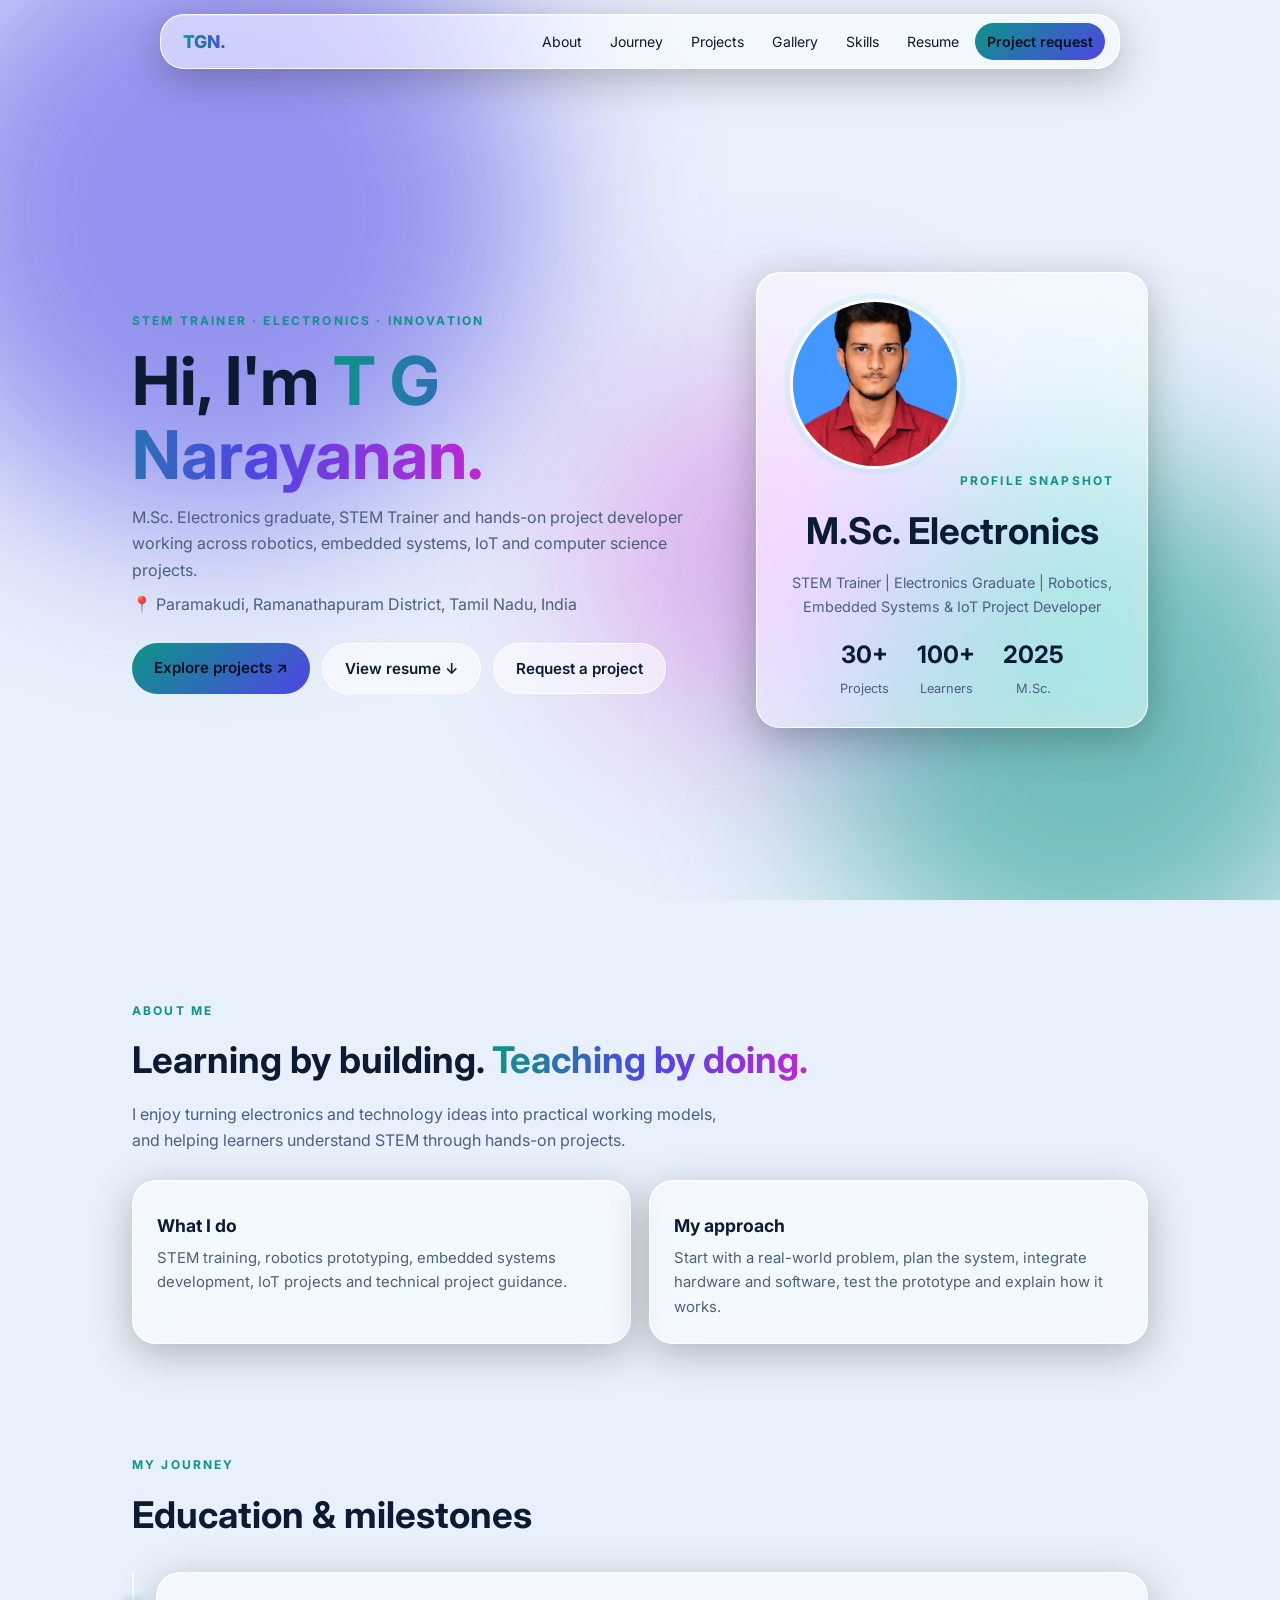
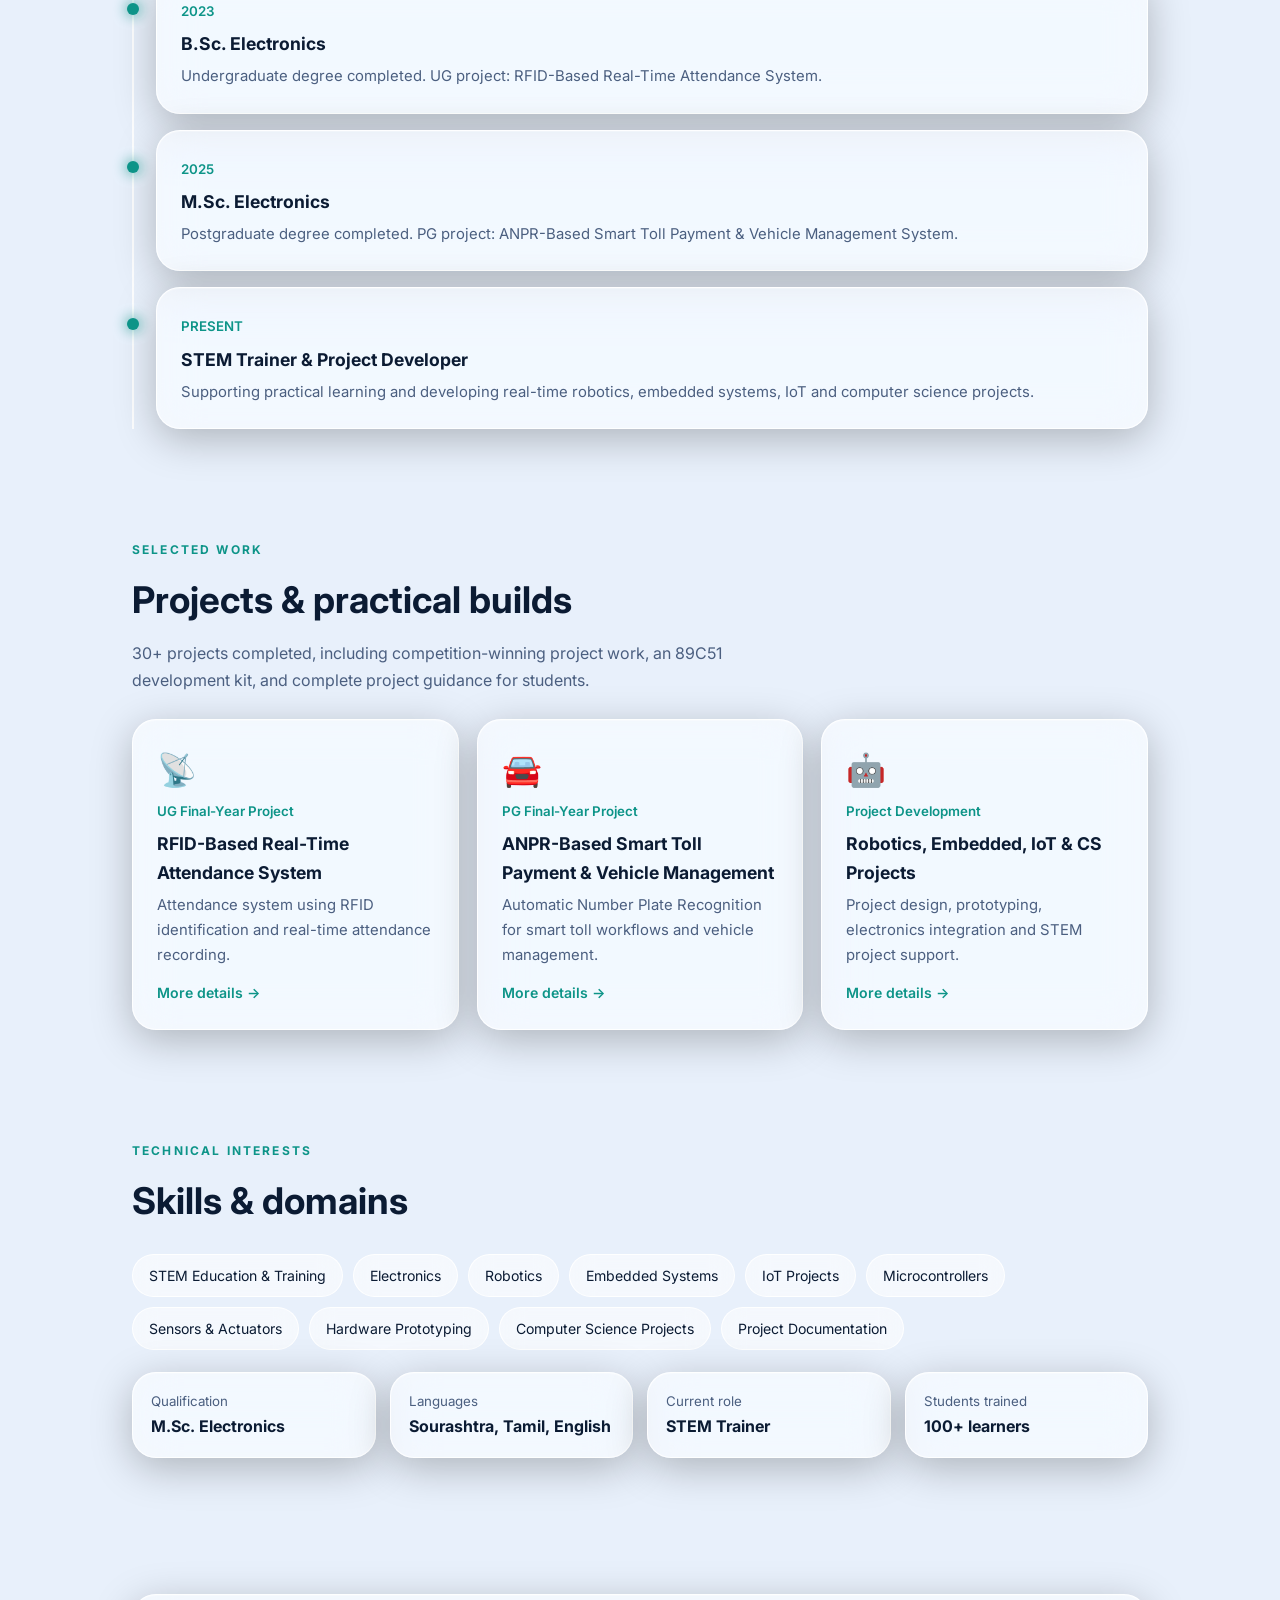
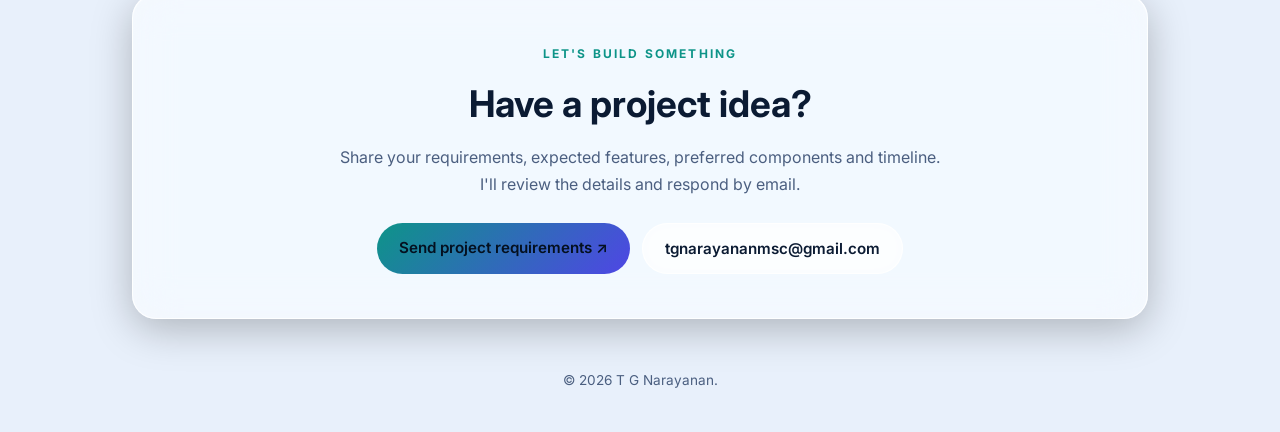
<file: index.html>
<!DOCTYPE html><html lang="en"><head><meta charset="utf-8"><meta name="viewport" content="width=device-width,initial-scale=1"><meta name="theme-color" content="#060d1a"><link rel="preconnect" href="https://fonts.googleapis.com"><link href="https://fonts.googleapis.com/css2?family=Inter:wght@400;500;600;700;800&display=swap" rel="stylesheet"><link rel="stylesheet" href="style.css">
<title>T G Narayanan | STEM Trainer & Project Developer</title>
<meta name="description" content="Portfolio of T G Narayanan, STEM Trainer and M.Sc. Electronics graduate working in robotics, embedded systems and IoT projects."></head><body>
<div class="bg"><i></i><i></i><i></i></div>
<nav class="glass"><a class="logo" href="index.html">TGN.</a><button class="menu" aria-label="Menu">☰</button>
<div class="links"><a href="index.html#about">About</a><a href="index.html#journey">Journey</a><a href="index.html#projects">Projects</a><a href="gallery.html">Gallery</a><a href="index.html#skills">Skills</a><a href="resume.html">Resume</a><a class="cta" href="project-request.html">Project request</a></div></nav>
<section class="hero"><div class="reveal"><span class="tag">STEM TRAINER · ELECTRONICS · INNOVATION</span>
<h1>Hi, I'm <span class="grad">T G Narayanan.</span></h1>
<p class="lead">M.Sc. Electronics graduate, STEM Trainer and hands-on project developer working across robotics, embedded systems, IoT and computer science projects.</p>
<p class="lead" style="margin-top:8px">📍 Paramakudi, Ramanathapuram District, Tamil Nadu, India</p>
<div class="btns"><a class="btn pri" href="#projects">Explore projects ↗</a><a class="btn" href="resume.html">View resume ↓</a><a class="btn" href="project-request.html">Request a project</a></div></div>
<div class="glass card-p reveal"><img class="photo" src="static/profile-photo.jpeg" alt="T G Narayanan profile photo"><span class="tag">PROFILE SNAPSHOT</span><h2>M.Sc. Electronics</h2>
<p class="lead" style="margin:auto;font-size:.9rem">STEM Trainer | Electronics Graduate | Robotics, Embedded Systems & IoT Project Developer</p>
<div class="stats"><div><b>30+</b><span>Projects</span></div><div><b>100+</b><span>Learners</span></div><div><b>2025</b><span>M.Sc.</span></div></div></div></section>

<section id="about" class="reveal"><span class="tag">ABOUT ME</span><h2>Learning by building. <span class="grad">Teaching by doing.</span></h2>
<p class="lead">I enjoy turning electronics and technology ideas into practical working models, and helping learners understand STEM through hands-on projects.</p>
<div class="grid"><div class="glass item"><h3>What I do</h3><p>STEM training, robotics prototyping, embedded systems development, IoT projects and technical project guidance.</p></div>
<div class="glass item"><h3>My approach</h3><p>Start with a real-world problem, plan the system, integrate hardware and software, test the prototype and explain how it works.</p></div></div></section>

<section id="journey" class="reveal"><span class="tag">MY JOURNEY</span><h2>Education & milestones</h2>
<div class="timeline">
<div class="glass item"><small>2023</small><h3>B.Sc. Electronics</h3><p>Undergraduate degree completed. UG project: RFID-Based Real-Time Attendance System.</p></div>
<div class="glass item"><small>2025</small><h3>M.Sc. Electronics</h3><p>Postgraduate degree completed. PG project: ANPR-Based Smart Toll Payment & Vehicle Management System.</p></div>
<div class="glass item"><small>PRESENT</small><h3>STEM Trainer & Project Developer</h3><p>Supporting practical learning and developing real-time robotics, embedded systems, IoT and computer science projects.</p></div></div></section>

<section id="projects" class="reveal"><span class="tag">SELECTED WORK</span><h2>Projects & practical builds</h2>
<p class="lead">30+ projects completed, including competition-winning project work, an 89C51 development kit, and complete project guidance for students.</p>
<div class="grid">
<div class="glass item"><div class="ico">📡</div><small>UG Final-Year Project</small><h3>RFID-Based Real-Time Attendance System</h3><p>Attendance system using RFID identification and real-time attendance recording.</p><a class="more" href="rfid-attendance.html">More details →</a></div>
<div class="glass item"><div class="ico">🚘</div><small>PG Final-Year Project</small><h3>ANPR-Based Smart Toll Payment & Vehicle Management</h3><p>Automatic Number Plate Recognition for smart toll workflows and vehicle management.</p><a class="more" href="anpr-toll.html">More details →</a></div>
<div class="glass item"><div class="ico">🤖</div><small>Project Development</small><h3>Robotics, Embedded, IoT & CS Projects</h3><p>Project design, prototyping, electronics integration and STEM project support.</p><a class="more" href="robotics-iot-projects.html">More details →</a></div></div></section>

<section id="skills" class="reveal"><span class="tag">TECHNICAL INTERESTS</span><h2>Skills & domains</h2>
<div class="chips"><span>STEM Education & Training</span><span>Electronics</span><span>Robotics</span><span>Embedded Systems</span><span>IoT Projects</span><span>Microcontrollers</span><span>Sensors & Actuators</span><span>Hardware Prototyping</span><span>Computer Science Projects</span><span>Project Documentation</span></div>
<div class="details"><div class="glass"><small>Qualification</small><b>M.Sc. Electronics</b></div><div class="glass"><small>Languages</small><b>Sourashtra, Tamil, English</b></div><div class="glass"><small>Current role</small><b>STEM Trainer</b></div><div class="glass"><small>Students trained</small><b>100+ learners</b></div></div></section>

<section class="reveal"><div class="glass contact"><span class="tag">LET'S BUILD SOMETHING</span><h2>Have a project idea?</h2>
<p class="lead" style="margin:auto">Share your requirements, expected features, preferred components and timeline. I'll review the details and respond by email.</p>
<div class="btns" style="justify-content:center"><a class="btn pri" href="project-request.html">Send project requirements ↗</a><a class="btn" href="mailto:tgnarayananmsc@gmail.com">tgnarayananmsc@gmail.com</a></div></div></section>
<footer>© <script>document.write(new Date().getFullYear())</script> T G Narayanan.</footer>
<script src="script.js"></script></body></html>
</file>
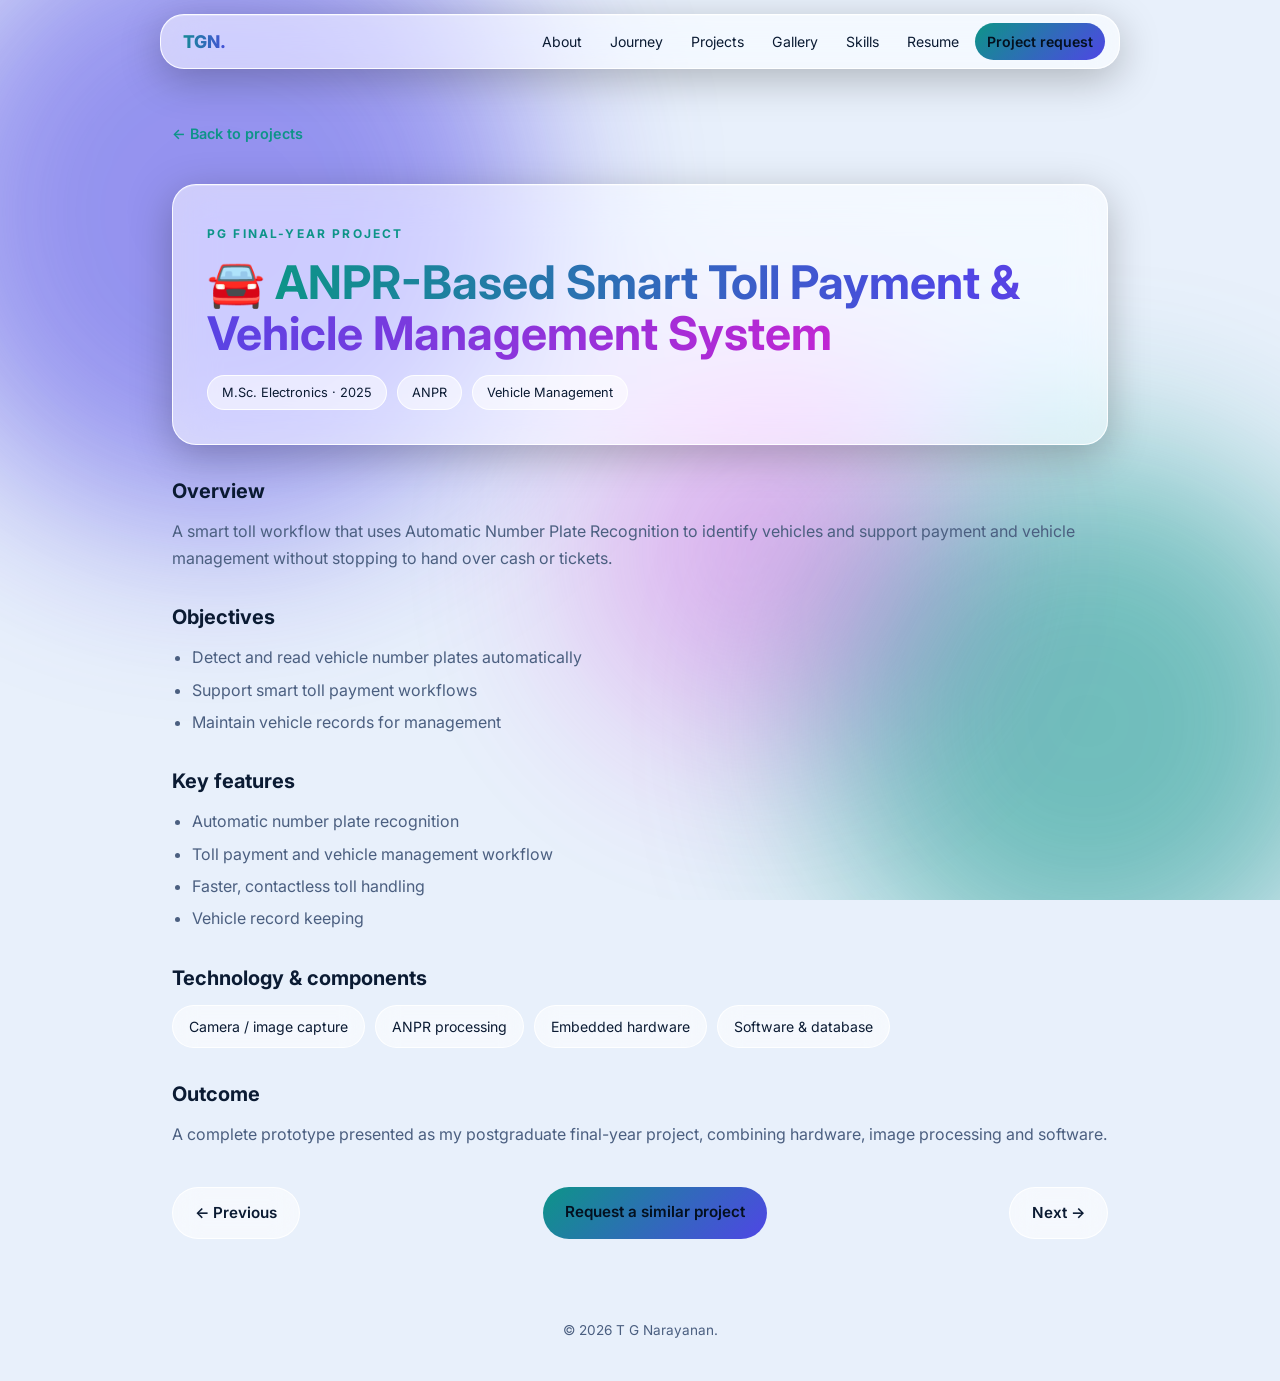
<file: anpr-toll.html>
<!DOCTYPE html><html lang="en"><head><meta charset="utf-8"><meta name="viewport" content="width=device-width,initial-scale=1"><meta name="theme-color" content="#060d1a"><link rel="preconnect" href="https://fonts.googleapis.com"><link href="https://fonts.googleapis.com/css2?family=Inter:wght@400;500;600;700;800&display=swap" rel="stylesheet"><link rel="stylesheet" href="style.css"><title>ANPR-Based Smart Toll Payment & Vehicle Management System | T G Narayanan</title><meta name="description" content="ANPR-Based Smart Toll Payment & Vehicle Management System – project details by T G Narayanan"></head><body>
<div class="bg"><i></i><i></i><i></i></div>
<nav class="glass"><a class="logo" href="index.html">TGN.</a><button class="menu" aria-label="Menu">☰</button>
<div class="links"><a href="index.html#about">About</a><a href="index.html#journey">Journey</a><a href="index.html#projects">Projects</a><a href="gallery.html">Gallery</a><a href="index.html#skills">Skills</a><a href="resume.html">Resume</a><a class="cta" href="project-request.html">Project request</a></div></nav>
<div class="pg"><a class="back" href="index.html#projects">← Back to projects</a>
<div class="glass banner"><span class="tag">PG FINAL-YEAR PROJECT</span><h1 style="font-size:clamp(1.8rem,4.5vw,2.9rem)">🚘 <span class="grad">ANPR-Based Smart Toll Payment & Vehicle Management System</span></h1>
<div class="meta"><span>M.Sc. Electronics · 2025</span><span>ANPR</span><span>Vehicle Management</span></div></div>
<h3>Overview</h3><p>A smart toll workflow that uses Automatic Number Plate Recognition to identify vehicles and support payment and vehicle management without stopping to hand over cash or tickets.</p>
<h3>Objectives</h3><ul><li>Detect and read vehicle number plates automatically</li><li>Support smart toll payment workflows</li><li>Maintain vehicle records for management</li></ul>
<h3>Key features</h3><ul><li>Automatic number plate recognition</li><li>Toll payment and vehicle management workflow</li><li>Faster, contactless toll handling</li><li>Vehicle record keeping</li></ul>
<h3>Technology &amp; components</h3><div class="chips" style="margin-top:6px"><span>Camera / image capture</span><span>ANPR processing</span><span>Embedded hardware</span><span>Software &amp; database</span></div>
<h3>Outcome</h3><p>A complete prototype presented as my postgraduate final-year project, combining hardware, image processing and software.</p>
<div class="pn"><a class="btn" href="rfid-attendance.html">← Previous</a><a class="btn pri" href="project-request.html">Request a similar project</a><a class="btn" href="robotics-iot-projects.html">Next →</a></div></div>
<footer>© <script>document.write(new Date().getFullYear())</script> T G Narayanan.</footer>
<script src="script.js"></script></body></html>
</file>
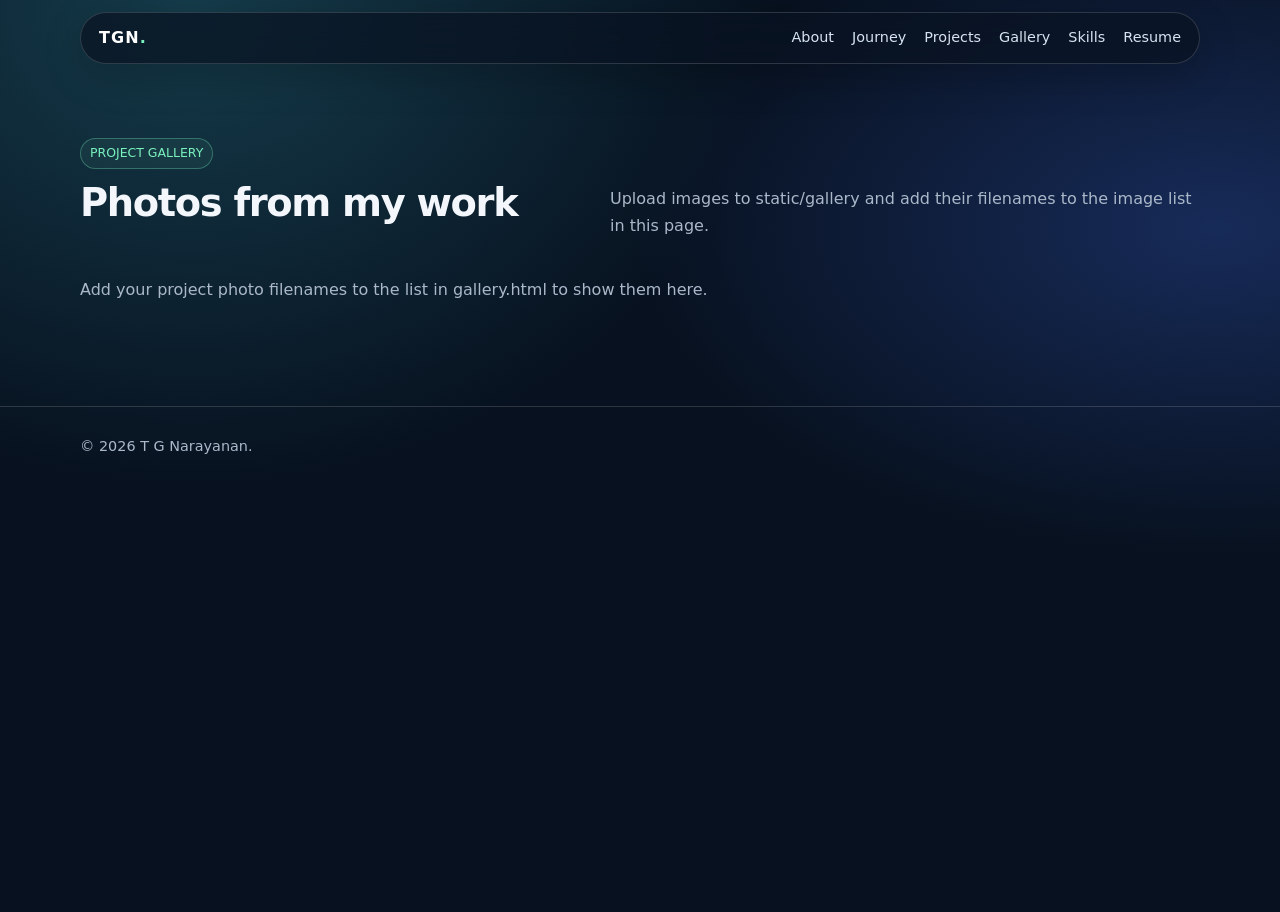
<file: gallery.html>
<!doctype html><html lang="en"><head><meta charset="utf-8"><meta name="viewport" content="width=device-width, initial-scale=1"><meta name="theme-color" content="#07111f"><title>Project Gallery | T G Narayanan</title><link rel="stylesheet" href="static/style.css"></head><body><nav class="nav"><a class="brand" href="index.html">TGN<span>.</span></a><div class="navlinks"><a href="index.html#about">About</a><a href="index.html#journey">Journey</a><a href="index.html#projects">Projects</a><a href="gallery.html">Gallery</a><a href="index.html#skills">Skills</a><a href="resume.html">Resume</a></div></nav><main class="wrap section gallery-only"><div class="section-head"><div><span class="tag">PROJECT GALLERY</span><h2>Photos from my work</h2></div><p>Upload images to static/gallery and add their filenames to the image list in this page.</p></div><div class="gallery-grid" id="gallery-grid"></div><p class="muted" id="empty-note">Add your project photo filenames to the list in gallery.html to show them here.</p></main><footer><div class="wrap"><span>© <span data-current-year></span> T G Narayanan.</span></div></footer><script src="static/script.js"></script><script>const galleryImages = []; const grid=document.getElementById('gallery-grid'); galleryImages.forEach((name)=>{const fig=document.createElement('figure');fig.className='gallery-item';const img=document.createElement('img');img.src='static/gallery/'+name;img.alt='Project photo';img.loading='lazy';fig.appendChild(img);grid.appendChild(fig)});if(galleryImages.length)document.getElementById('empty-note').hidden=true;</script></body></html>
</file>
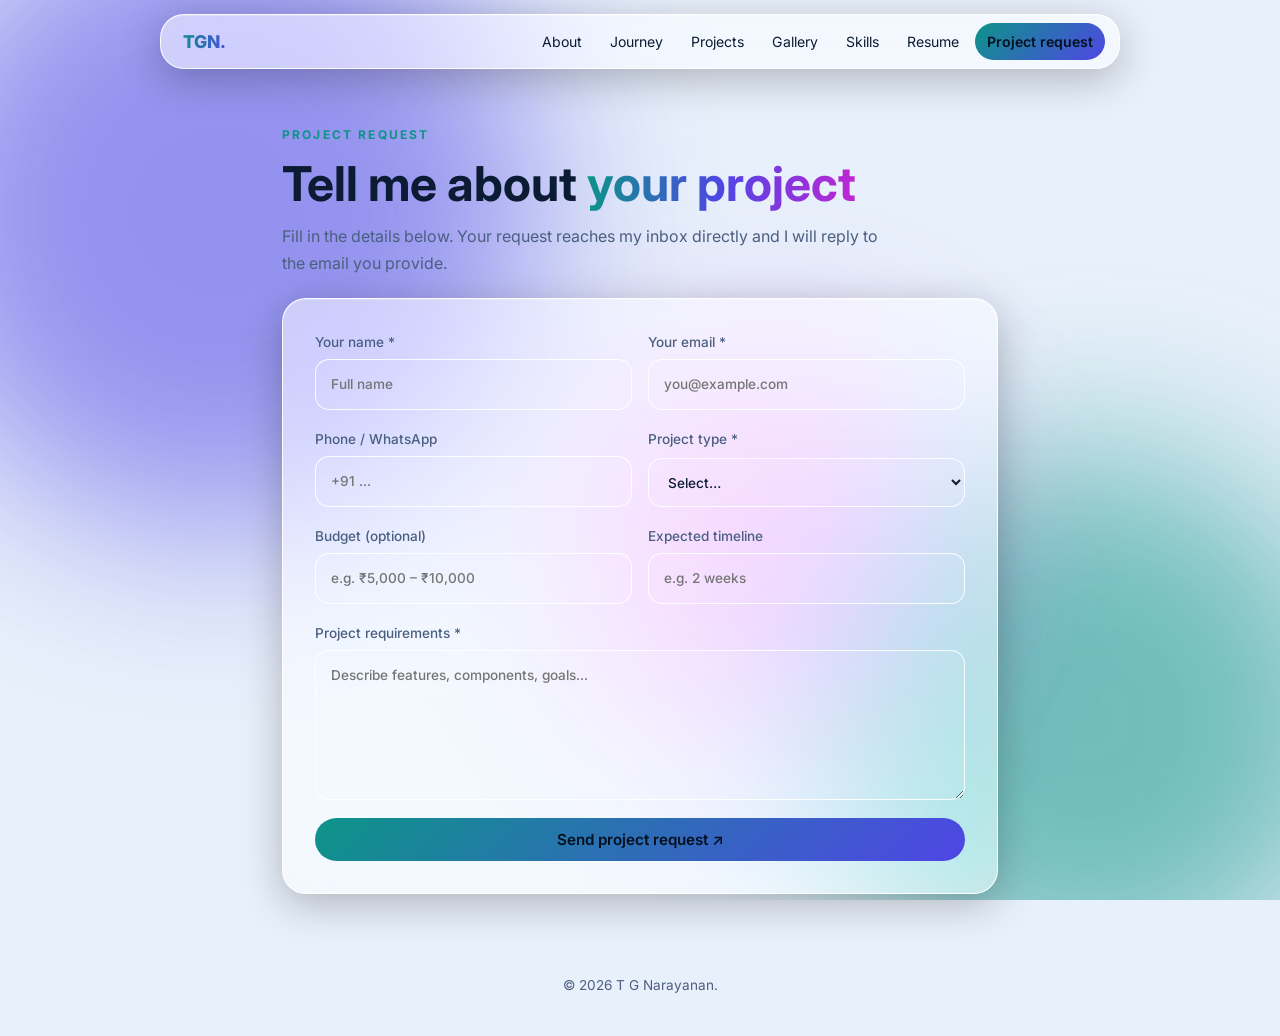
<file: project-request.html>
<!DOCTYPE html><html lang="en"><head><meta charset="utf-8"><meta name="viewport" content="width=device-width,initial-scale=1"><meta name="theme-color" content="#060d1a"><link rel="preconnect" href="https://fonts.googleapis.com"><link href="https://fonts.googleapis.com/css2?family=Inter:wght@400;500;600;700;800&display=swap" rel="stylesheet"><link rel="stylesheet" href="style.css"><title>Project Request | T G Narayanan</title></head><body>
<div class="bg"><i></i><i></i><i></i></div>
<nav class="glass"><a class="logo" href="index.html">TGN.</a><button class="menu" aria-label="Menu">☰</button>
<div class="links"><a href="index.html#about">About</a><a href="index.html#journey">Journey</a><a href="index.html#projects">Projects</a><a href="gallery.html">Gallery</a><a href="index.html#skills">Skills</a><a href="resume.html">Resume</a><a class="cta" href="project-request.html">Project request</a></div></nav>
<div class="form-wrap"><span class="tag">PROJECT REQUEST</span><h1 style="font-size:clamp(2rem,5vw,3rem)">Tell me about <span class="grad">your project</span></h1>
<p class="lead">Fill in the details below. Your request reaches my inbox directly and I will reply to the email you provide.</p>
<form id="projectForm" class="glass" novalidate>
<input class="hp" type="text" name="_honey" tabindex="-1" autocomplete="off">
<div class="row"><label>Your name *<input name="name" required placeholder="Full name"></label><label>Your email *<input name="email" type="email" required placeholder="you@example.com"></label></div>
<div class="row"><label>Phone / WhatsApp<input name="phone" type="tel" placeholder="+91 ..."></label>
<label>Project type *<select name="type" required><option value="">Select…</option><option>Robotics</option><option>Embedded Systems</option><option>IoT</option><option>Computer Science / Software</option><option>Academic / Final-Year Project</option><option>STEM Training</option><option>Other</option></select></label></div>
<div class="row"><label>Budget (optional)<input name="budget" placeholder="e.g. ₹5,000 – ₹10,000"></label><label>Expected timeline<input name="timeline" placeholder="e.g. 2 weeks"></label></div>
<label>Project requirements *<textarea name="requirements" required placeholder="Describe features, components, goals..."></textarea></label>
<div id="formMsg" class="msg" role="status"></div>
<button class="btn pri" type="submit">Send project request ↗</button></form></div>
<footer>© <script>document.write(new Date().getFullYear())</script> T G Narayanan.</footer>
<script src="script.js"></script></body></html>
</file>
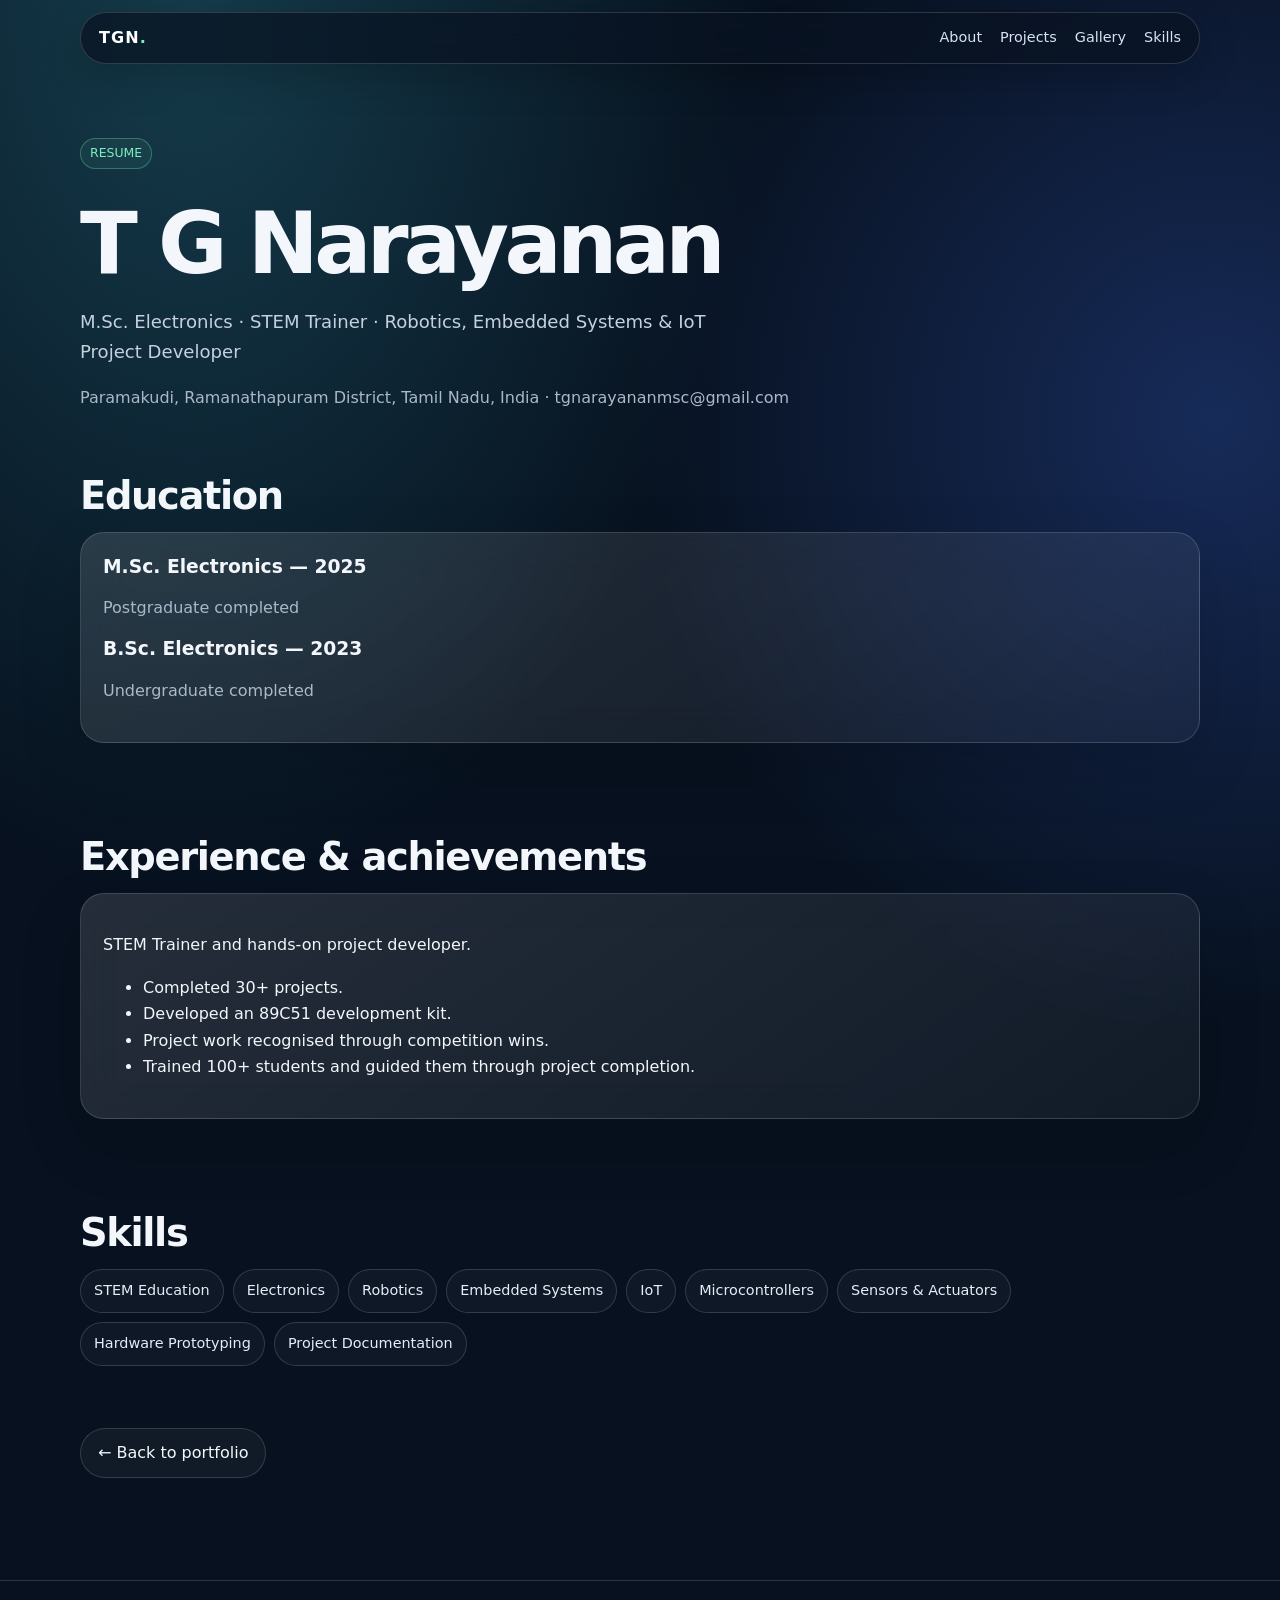
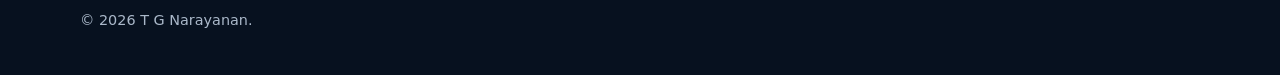
<file: resume.html>
<!doctype html><html lang="en"><head><meta charset="utf-8"><meta name="viewport" content="width=device-width, initial-scale=1"><title>Resume | T G Narayanan</title><link rel="stylesheet" href="static/style.css"></head><body><nav class="nav"><a class="brand" href="index.html">TGN<span>.</span></a><div class="navlinks"><a href="index.html#about">About</a><a href="index.html#projects">Projects</a><a href="gallery.html">Gallery</a><a href="index.html#skills">Skills</a></div></nav><main class="wrap section"><span class="tag">RESUME</span><h1>T G Narayanan</h1><p class="lead">M.Sc. Electronics · STEM Trainer · Robotics, Embedded Systems & IoT Project Developer</p><p class="muted">Paramakudi, Ramanathapuram District, Tamil Nadu, India · tgnarayananmsc@gmail.com</p><section class="section"><h2>Education</h2><article class="glass"><h3>M.Sc. Electronics — 2025</h3><p class="muted">Postgraduate completed</p><h3>B.Sc. Electronics — 2023</h3><p class="muted">Undergraduate completed</p></article></section><section class="section"><h2>Experience & achievements</h2><article class="glass"><p>STEM Trainer and hands-on project developer.</p><ul><li>Completed 30+ projects.</li><li>Developed an 89C51 development kit.</li><li>Project work recognised through competition wins.</li><li>Trained 100+ students and guided them through project completion.</li></ul></article></section><section class="section"><h2>Skills</h2><div class="skill-list"><span class="skill">STEM Education</span><span class="skill">Electronics</span><span class="skill">Robotics</span><span class="skill">Embedded Systems</span><span class="skill">IoT</span><span class="skill">Microcontrollers</span><span class="skill">Sensors & Actuators</span><span class="skill">Hardware Prototyping</span><span class="skill">Project Documentation</span></div></section><p><a class="btn" href="index.html">← Back to portfolio</a></p></main><footer><div class="wrap"><span>© <span data-current-year></span> T G Narayanan.</span></div></footer><script src="static/script.js"></script></body></html>
</file>
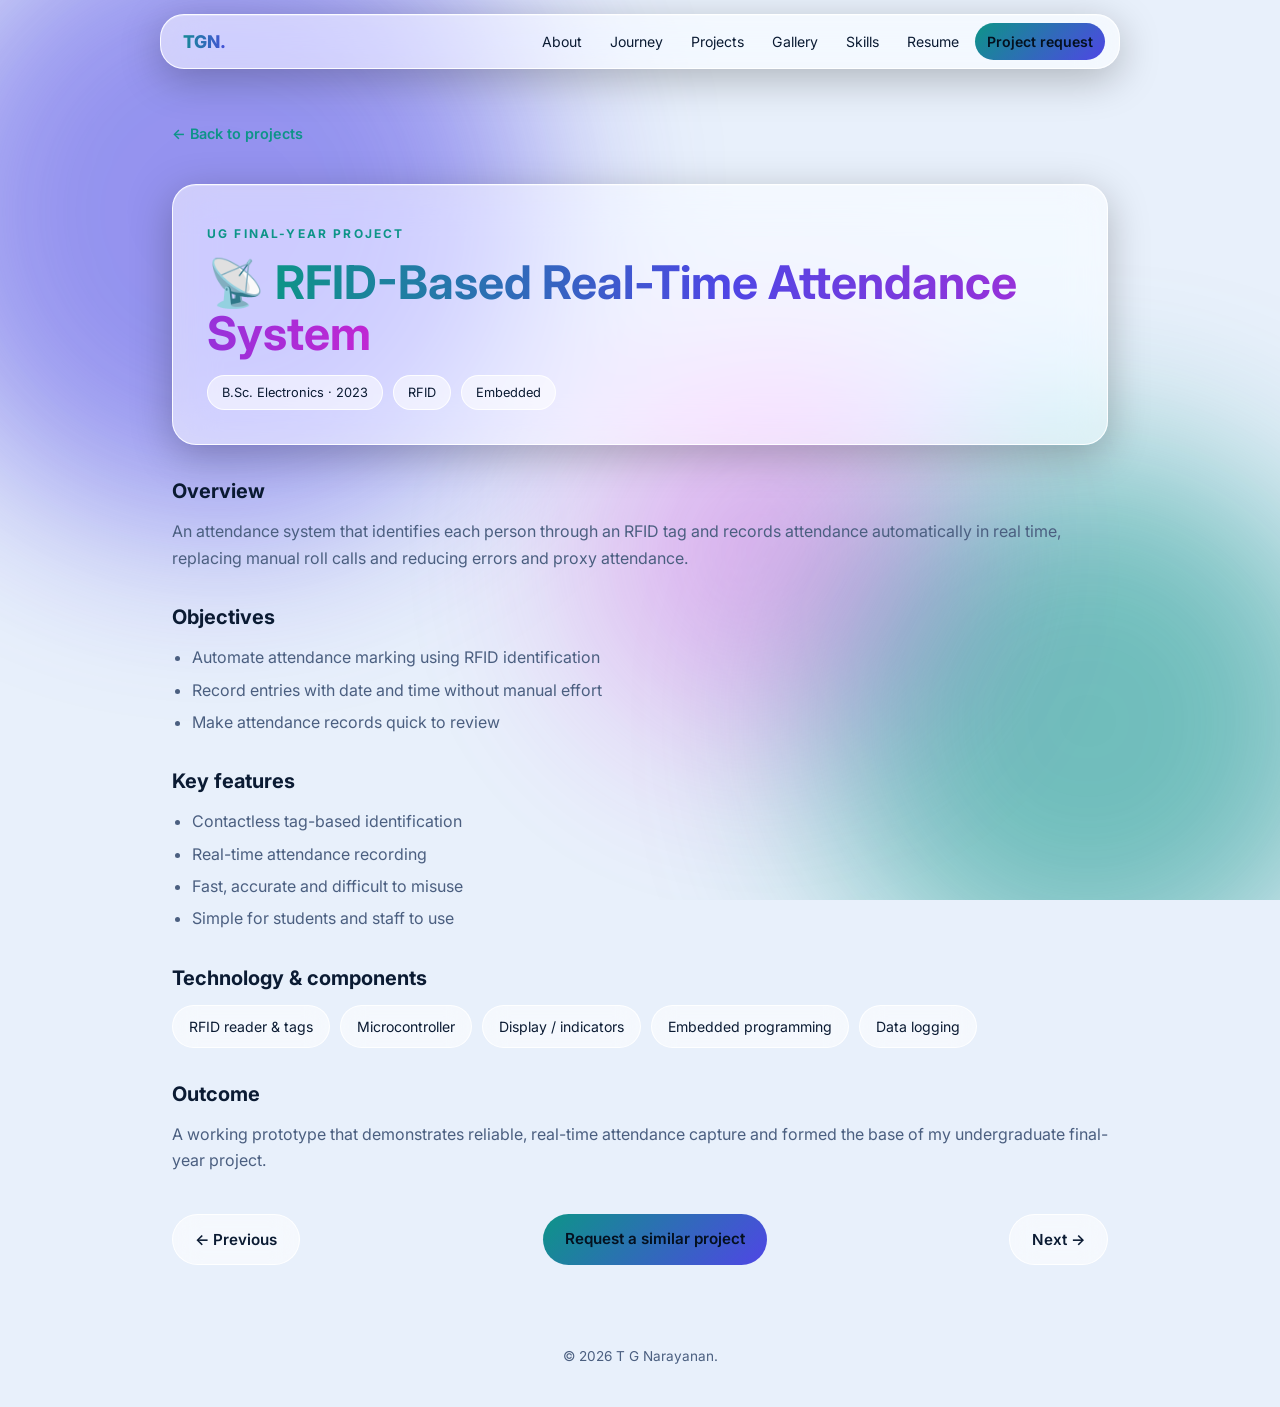
<file: rfid-attendance.html>
<!DOCTYPE html><html lang="en"><head><meta charset="utf-8"><meta name="viewport" content="width=device-width,initial-scale=1"><meta name="theme-color" content="#060d1a"><link rel="preconnect" href="https://fonts.googleapis.com"><link href="https://fonts.googleapis.com/css2?family=Inter:wght@400;500;600;700;800&display=swap" rel="stylesheet"><link rel="stylesheet" href="style.css"><title>RFID-Based Real-Time Attendance System | T G Narayanan</title><meta name="description" content="RFID-Based Real-Time Attendance System – project details by T G Narayanan"></head><body>
<div class="bg"><i></i><i></i><i></i></div>
<nav class="glass"><a class="logo" href="index.html">TGN.</a><button class="menu" aria-label="Menu">☰</button>
<div class="links"><a href="index.html#about">About</a><a href="index.html#journey">Journey</a><a href="index.html#projects">Projects</a><a href="gallery.html">Gallery</a><a href="index.html#skills">Skills</a><a href="resume.html">Resume</a><a class="cta" href="project-request.html">Project request</a></div></nav>
<div class="pg"><a class="back" href="index.html#projects">← Back to projects</a>
<div class="glass banner"><span class="tag">UG FINAL-YEAR PROJECT</span><h1 style="font-size:clamp(1.8rem,4.5vw,2.9rem)">📡 <span class="grad">RFID-Based Real-Time Attendance System</span></h1>
<div class="meta"><span>B.Sc. Electronics · 2023</span><span>RFID</span><span>Embedded</span></div></div>
<h3>Overview</h3><p>An attendance system that identifies each person through an RFID tag and records attendance automatically in real time, replacing manual roll calls and reducing errors and proxy attendance.</p>
<h3>Objectives</h3><ul><li>Automate attendance marking using RFID identification</li><li>Record entries with date and time without manual effort</li><li>Make attendance records quick to review</li></ul>
<h3>Key features</h3><ul><li>Contactless tag-based identification</li><li>Real-time attendance recording</li><li>Fast, accurate and difficult to misuse</li><li>Simple for students and staff to use</li></ul>
<h3>Technology &amp; components</h3><div class="chips" style="margin-top:6px"><span>RFID reader &amp; tags</span><span>Microcontroller</span><span>Display / indicators</span><span>Embedded programming</span><span>Data logging</span></div>
<h3>Outcome</h3><p>A working prototype that demonstrates reliable, real-time attendance capture and formed the base of my undergraduate final-year project.</p>
<div class="pn"><a class="btn" href="robotics-iot-projects.html">← Previous</a><a class="btn pri" href="project-request.html">Request a similar project</a><a class="btn" href="anpr-toll.html">Next →</a></div></div>
<footer>© <script>document.write(new Date().getFullYear())</script> T G Narayanan.</footer>
<script src="script.js"></script></body></html>
</file>
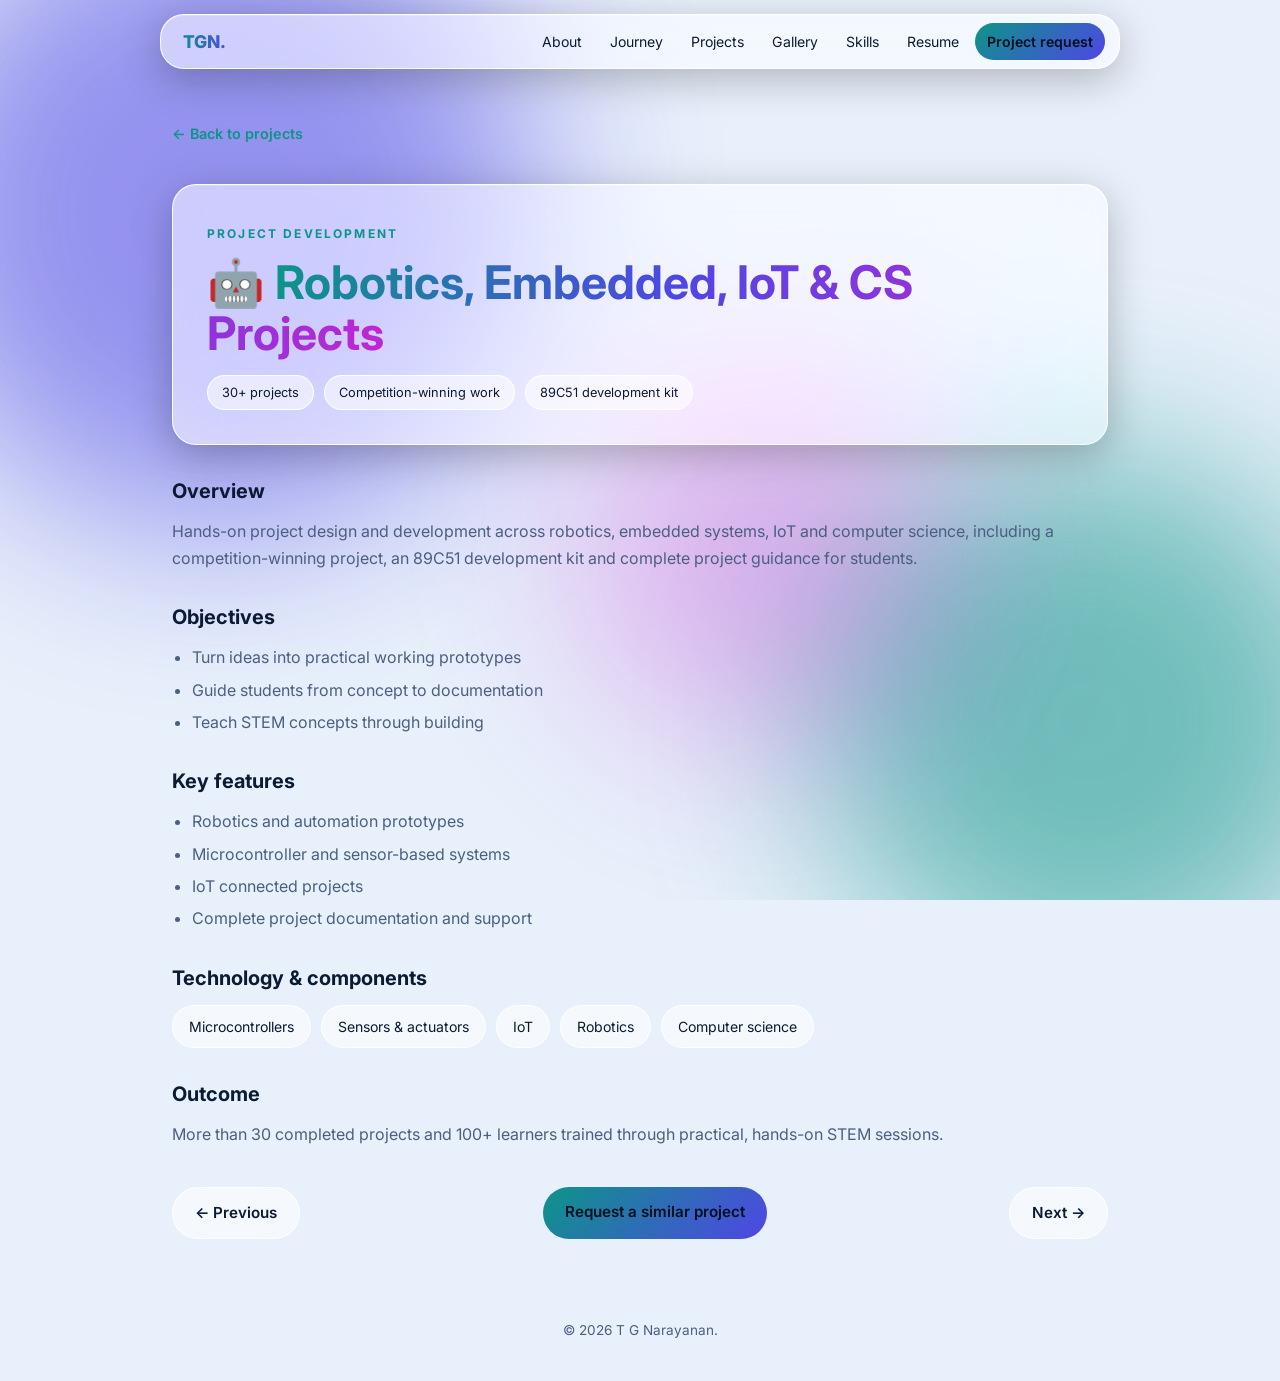
<file: robotics-iot-projects.html>
<!DOCTYPE html><html lang="en"><head><meta charset="utf-8"><meta name="viewport" content="width=device-width,initial-scale=1"><meta name="theme-color" content="#060d1a"><link rel="preconnect" href="https://fonts.googleapis.com"><link href="https://fonts.googleapis.com/css2?family=Inter:wght@400;500;600;700;800&display=swap" rel="stylesheet"><link rel="stylesheet" href="style.css"><title>Robotics, Embedded, IoT &amp; CS Projects | T G Narayanan</title><meta name="description" content="Robotics, Embedded, IoT &amp; CS Projects – project details by T G Narayanan"></head><body>
<div class="bg"><i></i><i></i><i></i></div>
<nav class="glass"><a class="logo" href="index.html">TGN.</a><button class="menu" aria-label="Menu">☰</button>
<div class="links"><a href="index.html#about">About</a><a href="index.html#journey">Journey</a><a href="index.html#projects">Projects</a><a href="gallery.html">Gallery</a><a href="index.html#skills">Skills</a><a href="resume.html">Resume</a><a class="cta" href="project-request.html">Project request</a></div></nav>
<div class="pg"><a class="back" href="index.html#projects">← Back to projects</a>
<div class="glass banner"><span class="tag">PROJECT DEVELOPMENT</span><h1 style="font-size:clamp(1.8rem,4.5vw,2.9rem)">🤖 <span class="grad">Robotics, Embedded, IoT &amp; CS Projects</span></h1>
<div class="meta"><span>30+ projects</span><span>Competition-winning work</span><span>89C51 development kit</span></div></div>
<h3>Overview</h3><p>Hands-on project design and development across robotics, embedded systems, IoT and computer science, including a competition-winning project, an 89C51 development kit and complete project guidance for students.</p>
<h3>Objectives</h3><ul><li>Turn ideas into practical working prototypes</li><li>Guide students from concept to documentation</li><li>Teach STEM concepts through building</li></ul>
<h3>Key features</h3><ul><li>Robotics and automation prototypes</li><li>Microcontroller and sensor-based systems</li><li>IoT connected projects</li><li>Complete project documentation and support</li></ul>
<h3>Technology &amp; components</h3><div class="chips" style="margin-top:6px"><span>Microcontrollers</span><span>Sensors &amp; actuators</span><span>IoT</span><span>Robotics</span><span>Computer science</span></div>
<h3>Outcome</h3><p>More than 30 completed projects and 100+ learners trained through practical, hands-on STEM sessions.</p>
<div class="pn"><a class="btn" href="anpr-toll.html">← Previous</a><a class="btn pri" href="project-request.html">Request a similar project</a><a class="btn" href="rfid-attendance.html">Next →</a></div></div>
<footer>© <script>document.write(new Date().getFullYear())</script> T G Narayanan.</footer>
<script src="script.js"></script></body></html>
</file>
<file: style.css>
:root{--bg:#060d1a;--text:#eaf2ff;--muted:#9fb3d1;--glass:rgba(255,255,255,.07);--glass-b:rgba(255,255,255,.18);--a:#5eead4;--b:#818cf8;--c:#f0abfc;--r:24px}
@media(prefers-color-scheme:light){:root{--bg:#e8f0fb;--text:#0b1b33;--muted:#4b5f80;--glass:rgba(255,255,255,.55);--glass-b:rgba(255,255,255,.9);--a:#0d9488;--b:#4f46e5;--c:#c026d3}}
*{box-sizing:border-box;margin:0}html{scroll-behavior:smooth}
body{font-family:'Inter',system-ui,sans-serif;background:var(--bg);color:var(--text);line-height:1.65;overflow-x:hidden}
.bg{position:fixed;inset:0;z-index:-1;overflow:hidden}
.bg i{position:absolute;border-radius:50%;filter:blur(90px);opacity:.55;animation:f 18s ease-in-out infinite alternate}
.bg i:nth-child(1){width:50vw;height:50vw;background:var(--b);top:-12%;left:-8%}
.bg i:nth-child(2){width:42vw;height:42vw;background:var(--a);bottom:-10%;right:-6%;animation-delay:-6s}
.bg i:nth-child(3){width:30vw;height:30vw;background:var(--c);top:40%;left:45%;opacity:.3;animation-delay:-11s}
@keyframes f{to{transform:translate(8vw,6vh) scale(1.15)}}
.glass{background:var(--glass);backdrop-filter:blur(22px) saturate(170%);-webkit-backdrop-filter:blur(22px) saturate(170%);border:1px solid var(--glass-b);border-radius:var(--r);box-shadow:0 10px 40px rgba(0,0,0,.25),inset 0 1px 0 rgba(255,255,255,.25)}
nav{position:fixed;top:14px;left:50%;transform:translateX(-50%);z-index:50;display:flex;align-items:center;gap:6px;padding:8px 14px;border-radius:999px;width:min(960px,94vw)}
nav .logo{font-weight:800;font-size:1.1rem;margin-right:auto;background:linear-gradient(90deg,var(--a),var(--b));-webkit-background-clip:text;background-clip:text;color:transparent;text-decoration:none;padding:0 8px}
nav a{color:var(--text);text-decoration:none;font-size:.88rem;padding:7px 12px;border-radius:999px;transition:.25s}
nav a:hover{background:var(--glass-b)}nav .cta{background:linear-gradient(135deg,var(--a),var(--b));color:#04101f;font-weight:600}
.menu{display:none;background:none;border:0;color:var(--text);font-size:1.4rem;cursor:pointer}
@media(max-width:780px){.menu{display:block}nav .links{display:none;position:absolute;top:60px;left:0;right:0;flex-direction:column;padding:14px;border-radius:var(--r);background:var(--glass);backdrop-filter:blur(22px);border:1px solid var(--glass-b)}nav .links.open{display:flex}}
.links{display:flex;gap:4px}
section{max-width:1060px;margin:0 auto;padding:96px 22px 10px}
.tag{font-size:.75rem;letter-spacing:.18em;color:var(--a);font-weight:700}
h1{font-size:clamp(2.3rem,6vw,4.2rem);line-height:1.1;margin:12px 0}
h2{font-size:clamp(1.6rem,3.5vw,2.3rem);margin:8px 0 10px}
.grad{background:linear-gradient(90deg,var(--a),var(--b),var(--c));-webkit-background-clip:text;background-clip:text;color:transparent}
p.lead{color:var(--muted);max-width:60ch}
.hero{min-height:100vh;display:grid;grid-template-columns:1.2fr .8fr;gap:36px;align-items:center;padding-top:110px}
@media(max-width:820px){.hero{grid-template-columns:1fr}}
.btns{display:flex;gap:12px;flex-wrap:wrap;margin-top:26px}
.btn{display:inline-block;padding:12px 22px;border-radius:999px;text-decoration:none;font-weight:600;color:var(--text);border:1px solid var(--glass-b);background:var(--glass);backdrop-filter:blur(14px);transition:.25s;cursor:pointer;font-size:.95rem;font-family:inherit}
.btn:hover{transform:translateY(-3px);box-shadow:0 8px 24px rgba(94,234,212,.25)}
.btn.pri{background:linear-gradient(135deg,var(--a),var(--b));color:#04101f;border:0}
.card-p{padding:26px;text-align:center}
.photo{width:170px;height:170px;border-radius:50%;object-fit:cover;border:3px solid var(--glass-b);box-shadow:0 0 0 6px rgba(94,234,212,.15);margin-bottom:16px}
.stats{display:flex;justify-content:center;gap:28px;margin-top:16px}.stats b{display:block;font-size:1.5rem}.stats span{font-size:.8rem;color:var(--muted)}
.grid{display:grid;grid-template-columns:repeat(auto-fit,minmax(250px,1fr));gap:18px;margin-top:26px}
.item{padding:24px;transition:.3s}.item:hover{transform:translateY(-6px);border-color:var(--a)}
.item .ico{font-size:2rem}.item small{color:var(--a);font-weight:600}.item h3{margin:6px 0;font-size:1.1rem}.item p{color:var(--muted);font-size:.93rem}
.timeline{margin-top:26px;border-left:2px solid var(--glass-b);padding-left:22px;display:grid;gap:16px}
.timeline .item{position:relative}.timeline .item::before{content:"";position:absolute;left:-30px;top:30px;width:12px;height:12px;border-radius:50%;background:var(--a);box-shadow:0 0 14px var(--a)}
.chips{display:flex;flex-wrap:wrap;gap:10px;margin-top:22px}.chips span{padding:9px 16px;border-radius:999px;font-size:.88rem;background:var(--glass);border:1px solid var(--glass-b);backdrop-filter:blur(12px);transition:.25s}.chips span:hover{border-color:var(--b);transform:scale(1.06)}
.details{display:grid;grid-template-columns:repeat(auto-fit,minmax(220px,1fr));gap:14px;margin-top:22px}.details div{padding:18px}.details small{color:var(--muted);display:block}
.contact{padding:44px 24px;text-align:center;margin-top:30px}
footer{text-align:center;color:var(--muted);padding:40px 20px;font-size:.85rem}
.reveal{opacity:0;transform:translateY(28px);transition:1s cubic-bezier(.2,.7,.2,1)}.reveal.show{opacity:1;transform:none}
/* form */
.form-wrap{max-width:760px;margin:0 auto;padding:120px 22px 40px}
form{padding:32px;display:grid;gap:18px;margin-top:22px}
.row{display:grid;grid-template-columns:1fr 1fr;gap:16px}@media(max-width:620px){.row{grid-template-columns:1fr}}
label{font-size:.85rem;color:var(--muted);display:grid;gap:6px;font-weight:500}
input,select,textarea{width:100%;padding:13px 15px;border-radius:14px;border:1px solid var(--glass-b);background:rgba(255,255,255,.06);color:var(--text);font:inherit;outline:none;transition:.25s}
select option{color:#111}
input:focus,select:focus,textarea:focus{border-color:var(--a);box-shadow:0 0 0 3px rgba(94,234,212,.2)}
textarea{min-height:150px;resize:vertical}
.msg{padding:14px;border-radius:14px;display:none;font-size:.92rem}.msg.ok{display:block;background:rgba(34,197,94,.18);border:1px solid #22c55e}.msg.err{display:block;background:rgba(239,68,68,.18);border:1px solid #ef4444}
.hp{position:absolute;left:-9999px}
/* project cards + detail pages */
.item .more{display:inline-block;margin-top:14px;font-weight:600;font-size:.88rem;color:var(--a);text-decoration:none}
.item .more:hover{letter-spacing:.03em}
.pg{max-width:980px;margin:0 auto;padding:120px 22px 40px}
.back{display:inline-block;margin-bottom:18px;color:var(--a);text-decoration:none;font-weight:600;font-size:.9rem}
.pg .banner{padding:34px;margin-top:20px}
.meta{display:flex;flex-wrap:wrap;gap:10px;margin-top:16px}.meta span{padding:6px 14px;border-radius:999px;font-size:.8rem;background:var(--glass);border:1px solid var(--glass-b)}
.pg h3{margin:30px 0 10px;font-size:1.25rem}
.pg ul{padding-left:20px;color:var(--muted)}.pg li{margin:6px 0}
.pg p{color:var(--muted)}
.pn{display:flex;justify-content:space-between;gap:12px;margin-top:40px;flex-wrap:wrap}
</file>
<file: static/style.css>
:root{--bg:#07111f;--panel:rgba(255,255,255,.075);--panel2:rgba(255,255,255,.11);--line:rgba(255,255,255,.15);--text:#f3f7fb;--muted:#aab8c9;--green:#7af0bd;--blue:#8bbcff;--danger:#ff8b9b;--radius:24px}
*{box-sizing:border-box}html{scroll-behavior:smooth}body{margin:0;background:radial-gradient(ellipse at 15% 0%,#153c4b 0,transparent 38%),radial-gradient(ellipse at 95% 25%,#172b59 0,transparent 34%),var(--bg);color:var(--text);font:16px/1.65 Inter,ui-sans-serif,system-ui,-apple-system,"Segoe UI",sans-serif;min-height:100vh}
a{color:var(--green);text-decoration:none}a:hover{opacity:.85}.wrap{width:min(1120px,92%);margin:auto}.nav{position:sticky;top:10px;z-index:10;margin:12px auto 28px;width:min(1120px,94%);display:flex;align-items:center;justify-content:space-between;gap:16px;padding:12px 18px;border:1px solid var(--line);border-radius:999px;background:rgba(9,19,34,.72);backdrop-filter:blur(22px);-webkit-backdrop-filter:blur(22px);box-shadow:0 12px 40px #0003}.brand{font-weight:850;letter-spacing:.07em;color:#fff}.brand span{color:var(--green)}.navlinks{display:flex;gap:18px;flex-wrap:wrap;font-size:.9rem}.navlinks a{color:#d7e3f0}.hero{padding:66px 0 46px;display:grid;grid-template-columns:1.3fr .7fr;align-items:center;gap:38px}.eyebrow{display:inline-flex;align-items:center;gap:9px;padding:7px 12px;border:1px solid #7af0bd55;border-radius:999px;color:var(--green);background:#7af0bd0d;font-size:.82rem}.dot{width:8px;height:8px;background:var(--green);border-radius:50%;box-shadow:0 0 14px var(--green)}h1{font-size:clamp(2.6rem,7vw,5.3rem);line-height:1.02;letter-spacing:-.055em;margin:20px 0}h1 span{color:var(--green)}h2{font-size:clamp(1.65rem,3vw,2.45rem);letter-spacing:-.035em;line-height:1.15;margin:0 0 14px}h3{margin:0 0 8px;line-height:1.3}.lead{font-size:1.13rem;color:#c5d1df;max-width:690px}.muted{color:var(--muted)}.actions{display:flex;gap:12px;flex-wrap:wrap;margin-top:25px}.btn{display:inline-flex;justify-content:center;align-items:center;gap:8px;padding:11px 17px;border-radius:999px;border:1px solid var(--line);font-weight:700;color:var(--text);background:#ffffff0b;cursor:pointer;font:inherit}.btn.primary{background:var(--green);color:#07151a;border-color:transparent}.hero-card,.glass,.project-card,.timeline-card,.form-card{border:1px solid var(--line);background:linear-gradient(145deg,rgba(255,255,255,.12),rgba(255,255,255,.045));backdrop-filter:blur(20px);-webkit-backdrop-filter:blur(20px);border-radius:var(--radius);box-shadow:0 24px 65px #0002}.hero-card{padding:26px;position:relative;overflow:hidden}.hero-card:before{content:"";position:absolute;width:190px;height:190px;background:#7af0bd20;filter:blur(50px);right:-45px;top:-45px}.monogram{height:118px;width:118px;border-radius:32px;display:grid;place-items:center;font-size:2.1rem;font-weight:900;color:#07151a;background:linear-gradient(135deg,var(--green),#8bbcff);box-shadow:0 14px 42px #7af0bd25;margin-bottom:20px}.mini-grid,.grid-2,.grid-3{display:grid;gap:16px}.mini-grid{grid-template-columns:repeat(2,1fr);margin-top:18px}.mini{padding:14px;border:1px solid var(--line);border-radius:16px;background:#ffffff08}.mini strong{display:block;color:var(--green);font-size:1.02rem}.section{padding:46px 0}.section-head{display:flex;align-items:end;justify-content:space-between;gap:20px;margin-bottom:22px}.section-head p{max-width:590px;margin:0;color:var(--muted)}.grid-2{grid-template-columns:repeat(2,minmax(0,1fr))}.grid-3{grid-template-columns:repeat(3,minmax(0,1fr))}.glass,.project-card,.timeline-card{padding:22px}.tag{display:inline-block;border:1px solid #7af0bd50;background:#7af0bd0e;color:var(--green);padding:4px 9px;border-radius:999px;font-size:.78rem;margin-bottom:12px}.project-card{transition:transform .2s,border-color .2s}.project-card:hover{transform:translateY(-4px);border-color:#7af0bd75}.project-icon{font-size:1.6rem;margin-bottom:12px}.timeline{position:relative;display:grid;gap:16px}.timeline-card{position:relative}.year{font-size:.82rem;color:var(--green);font-weight:800;letter-spacing:.08em}.skill-list{display:flex;gap:9px;flex-wrap:wrap}.skill{padding:9px 13px;border:1px solid var(--line);background:#ffffff08;border-radius:999px;color:#e4edf6;font-size:.9rem}.contact-panel{padding:28px;border:1px solid #7af0bd55;border-radius:var(--radius);background:linear-gradient(125deg,#7af0bd16,#8bbcff0b)}footer{padding:28px 0 42px;color:var(--muted);font-size:.9rem;border-top:1px solid var(--line);margin-top:40px}.two-col{display:grid;grid-template-columns:.8fr 1.2fr;gap:22px}.profile-row{display:flex;gap:12px;align-items:start;padding:12px 0;border-bottom:1px solid #ffffff12}.profile-row:last-child{border:0}.profile-row b{min-width:120px;color:#e6edf5}.form-card{padding:26px;max-width:800px;margin:25px auto}.field{display:grid;gap:7px;margin-bottom:17px}label{font-size:.9rem;color:#d9e3ef}input,select,textarea{width:100%;padding:12px 14px;border-radius:13px;border:1px solid var(--line);background:#071321;color:var(--text);font:inherit}textarea{min-height:145px;resize:vertical}input:focus,textarea:focus,select:focus{outline:2px solid #7af0bd66;border-color:var(--green)}.notice{padding:12px 15px;border:1px solid var(--line);border-radius:13px;margin:12px 0;background:#ffffff08}.notice.error{border-color:#ff8b9b66}.notice.success{border-color:#7af0bd66}.small{font-size:.84rem}.admin-box{max-width:620px;margin:45px auto}.hidden{display:none}
@media(max-width:800px){.hero{grid-template-columns:1fr;padding-top:38px}.grid-3{grid-template-columns:1fr}.grid-2,.two-col{grid-template-columns:1fr}.section{padding:32px 0}.section-head{display:block}.section-head p{margin-top:10px}.nav{border-radius:20px;align-items:flex-start}.navlinks{gap:10px;font-size:.8rem}.hero-card{max-width:520px}}@media(max-width:460px){.nav{display:block}.navlinks{margin-top:8px}.mini-grid{grid-template-columns:1fr}h1{font-size:2.65rem}.glass,.project-card,.timeline-card{padding:18px}}

/* Gallery and admin upload additions */
.admin-upload-card{margin:20px 0;padding:24px}.gallery-grid{display:grid;grid-template-columns:repeat(3,minmax(0,1fr));gap:16px;margin-top:20px}.gallery-item{margin:0;overflow:hidden;border:1px solid var(--line);border-radius:18px;background:#ffffff08}.gallery-item img{display:block;width:100%;height:230px;object-fit:cover;background:#0b1625;transition:transform .25s}.gallery-item a{display:block;overflow:hidden}.gallery-item a:hover img{transform:scale(1.035)}.gallery-item figcaption{padding:10px 12px;color:var(--muted);font-size:.82rem;overflow-wrap:anywhere}.admin-upload-card code,.glass code{color:var(--green)}
@media(max-width:800px){.gallery-grid{grid-template-columns:repeat(2,minmax(0,1fr))}.nav{align-items:flex-start;border-radius:22px}.navlinks{gap:10px;font-size:.82rem}}
@media(max-width:520px){.gallery-grid{grid-template-columns:1fr}.gallery-item img{height:250px}}

.profile-photo{display:block;width:100%;max-width:310px;height:350px;object-fit:cover;object-position:center 25%;border-radius:24px;margin:0 auto 20px;border:1px solid var(--line);box-shadow:0 18px 44px #0003}
@media(max-width:600px){.profile-photo{max-width:260px;height:310px}}
</file>
